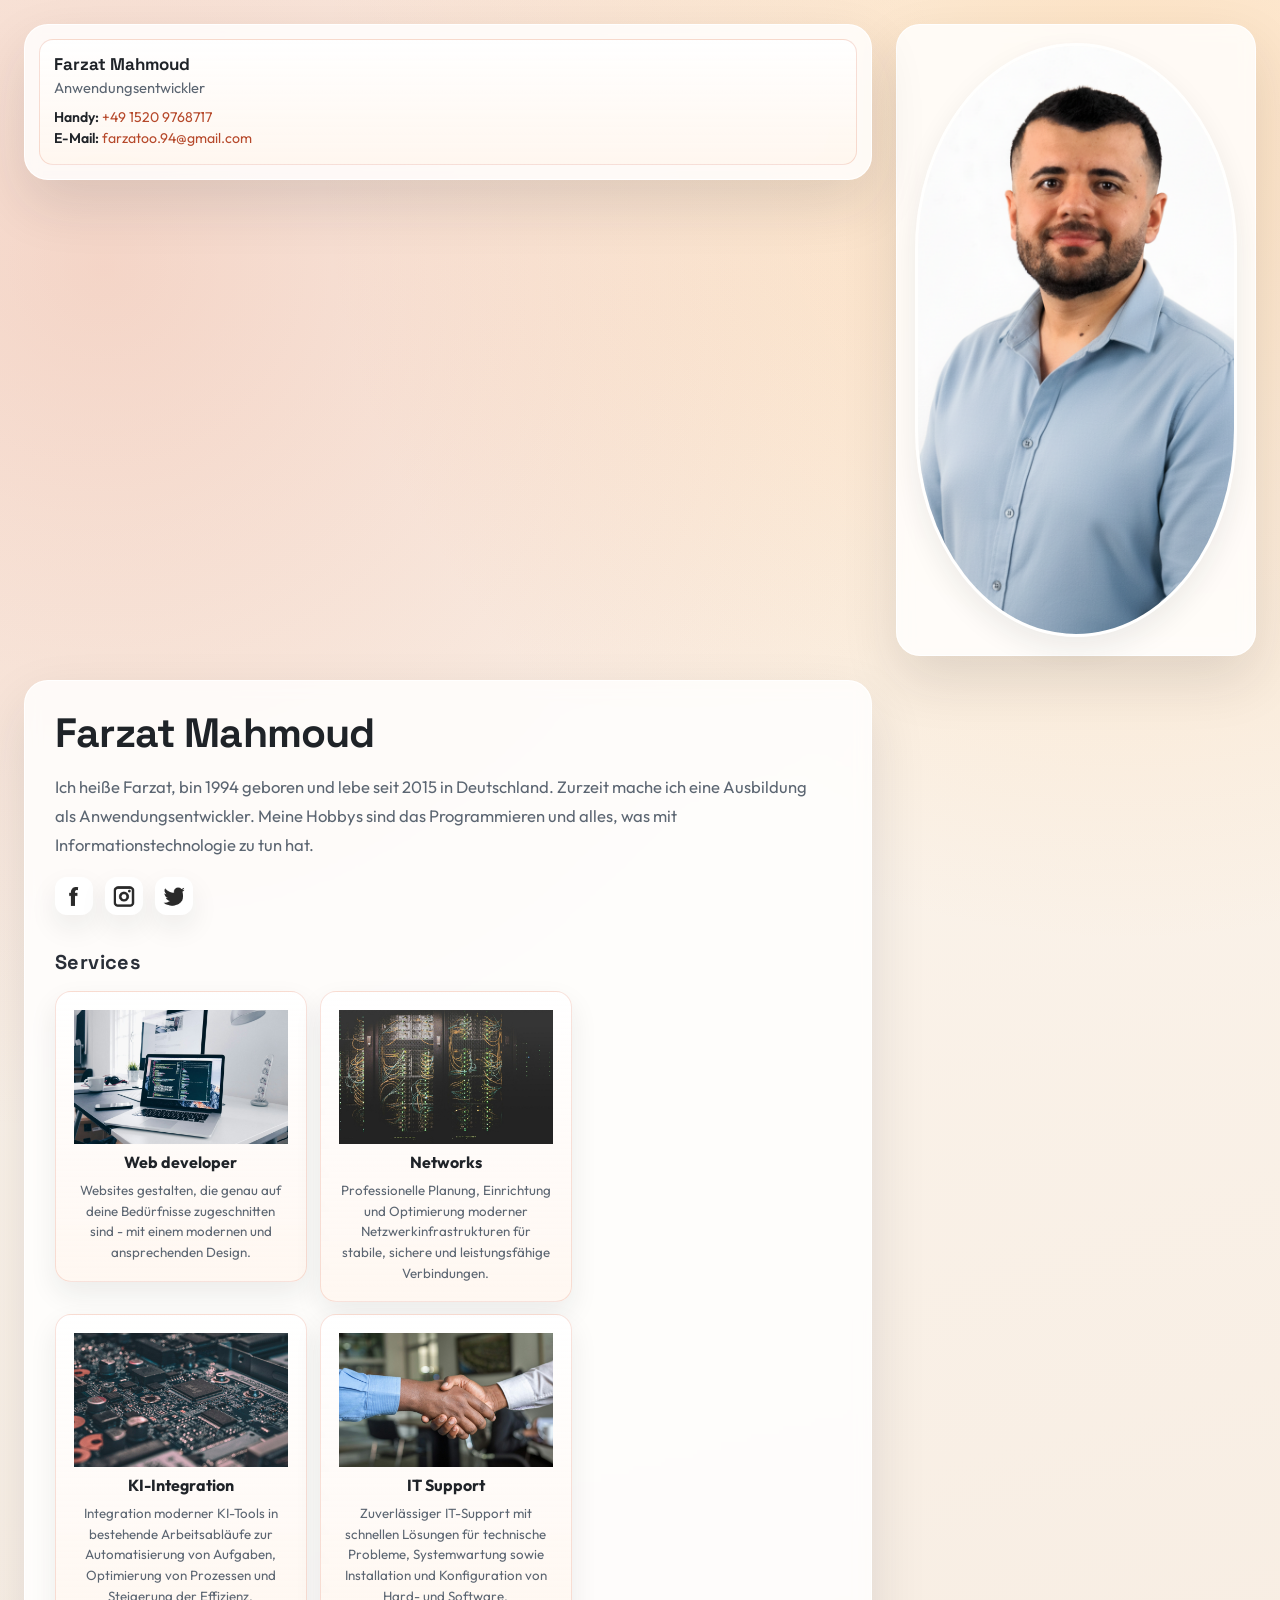
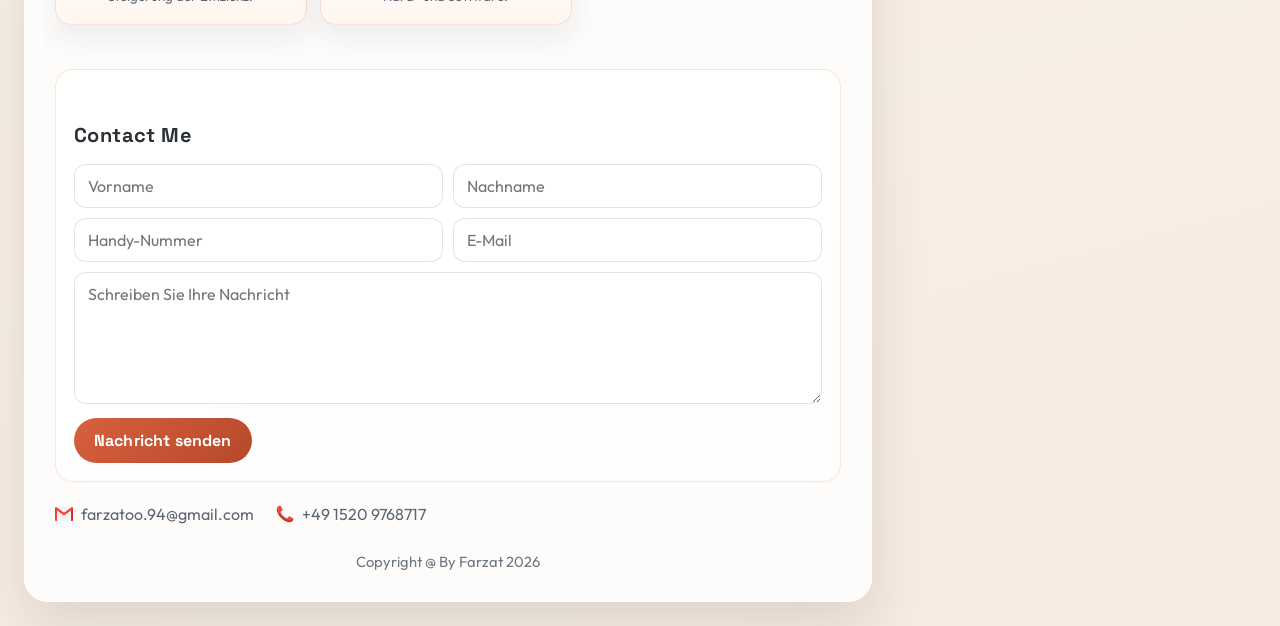
<file: index.html>
<!DOCTYPE html>
<html lang="de">
<head>
    <meta charset="UTF-8">
    <meta http-equiv="X-UA-Compatible" content="IE=edge">
    <meta name="viewport" content="width=device-width, initial-scale=1.0">
    <title>Farzat Mahmoud</title>
    <link rel="preconnect" href="https://fonts.googleapis.com">
    <link rel="preconnect" href="https://fonts.gstatic.com" crossorigin>
    <link href="https://fonts.googleapis.com/css2?family=Outfit:wght@300;400;500;700;800&family=Space+Grotesk:wght@500;700&display=swap" rel="stylesheet">
    <link rel="stylesheet" href="style.css">
</head>
<body>
    <main class="page">
        <aside class="profile">
            <img src="Image/Me.png" alt="Profilbild von Farzat Mahmoud">
        </aside>

        <aside class="profile-details" aria-label="Kurzprofil">
            <div class="profile-mini">
                <p class="profile-mini-name">Farzat Mahmoud</p>
                <p class="profile-mini-role">Anwendungsentwickler</p>
                <p class="profile-mini-contact"><span>Handy:</span> <a href="tel:+4915209768717">+49 1520 9768717</a></p>
                <p class="profile-mini-contact"><span>E-Mail:</span> <a href="mailto:farzatoo.94@gmail.com">farzatoo.94@gmail.com</a></p>
            </div>
        </aside>

        <section class="profile-info">
            <h1>Farzat Mahmoud</h1>
            <p class="about">
                Ich heiße Farzat, bin 1994 geboren und lebe seit 2015 in Deutschland. Zurzeit mache ich eine Ausbildung als Anwendungsentwickler.
                Meine Hobbys sind das Programmieren und alles, was mit Informationstechnologie zu tun hat.
            </p>

            <div class="social" aria-label="Social Media Profile">
                <img src="Image/facebook.png" alt="Facebook" title="Facebook" loading="lazy">
                <img src="Image/instagram.png" alt="Instagram" title="Instagram" loading="lazy">
                <img src="Image/twitter.png" alt="Twitter" title="Twitter" loading="lazy">
            </div>

            <h2>Services</h2>
            <div class="services">
                <img src="Image/service-webdev-pro.jpg" alt="Professionelles Foto fuer Webentwicklung" loading="lazy">
                <p><b>Web developer</b></p>
                <small>
                    Websites gestalten,
                    die genau auf deine Bedürfnisse zugeschnitten sind -
                    mit einem modernen und ansprechenden Design.
                </small>
            </div>
            <div class="services">
                <img src="Image/service-networks-pro.jpg" alt="Professionelles Foto fuer Netzwerke" loading="lazy">
                <p><b>Networks</b></p>
                <small>
                    Professionelle Planung, Einrichtung und Optimierung moderner Netzwerkinfrastrukturen für stabile, sichere und leistungsfähige Verbindungen.
                </small>
            </div>
            <div class="services">
                <img src="Image/service-ai-pro.jpg" alt="Professionelles Foto fuer KI-Integration" loading="lazy">
                <p><b>KI-Integration</b></p>
                <small>
                  Integration moderner KI-Tools in bestehende Arbeitsabläufe zur Automatisierung von Aufgaben, Optimierung von Prozessen und Steigerung der Effizienz.
                </small>
            </div>

            <div class="services">
                <img src="Image/service-support-pro.jpg" alt="Professionelles Foto fuer IT Support" loading="lazy">
                <p><b>IT Support</b></p>
                <small>
                   
                Zuverlässiger IT-Support mit schnellen Lösungen für technische Probleme, Systemwartung sowie Installation und Konfiguration von Hard- und Software.
                </small>
            </div>
            <div class="form-box">
                <h2>Contact Me</h2>
                <form action="https://api.web3forms.com/submit" method="POST">
                    <input type="hidden" name="access_key" value="1f416f6b-64e5-4e3e-9805-d5d61741489f">
                    <input type="hidden" name="subject" value="Neue Nachricht von farzat-cv">
                    <input type="checkbox" name="botcheck" style="display: none;">

                    <div class="input-group">
                        <input type="text" name="firstname" placeholder="Vorname" autocomplete="given-name" required>
                        <input type="text" name="lastname" placeholder="Nachname" autocomplete="family-name" required>
                    </div>
                    <div class="input-group">
                        <input type="tel" name="phone" placeholder="Handy-Nummer" autocomplete="tel" required>
                        <input type="email" name="email" placeholder="E-Mail" autocomplete="email" required>
                    </div>
                    <div class="text-area">
                        <textarea rows="4" name="message" placeholder="Schreiben Sie Ihre Nachricht" required></textarea>
                    </div>
                    <button type="submit" class="sub">Nachricht senden</button>
                </form>
            </div>

            <div class="cont">
                <img src="Image/mail.png" alt="E-Mail Icon" loading="lazy"><span>farzatoo.94@gmail.com</span>
                <img src="Image/phone.png" alt="Telefon Icon" loading="lazy"><span>+49 1520 9768717</span>
            </div>

            <div class="copy">
                <p>Copyright @ By Farzat 2026</p>
            </div>
        </section>
    </main>
</body>
</html>
</file>
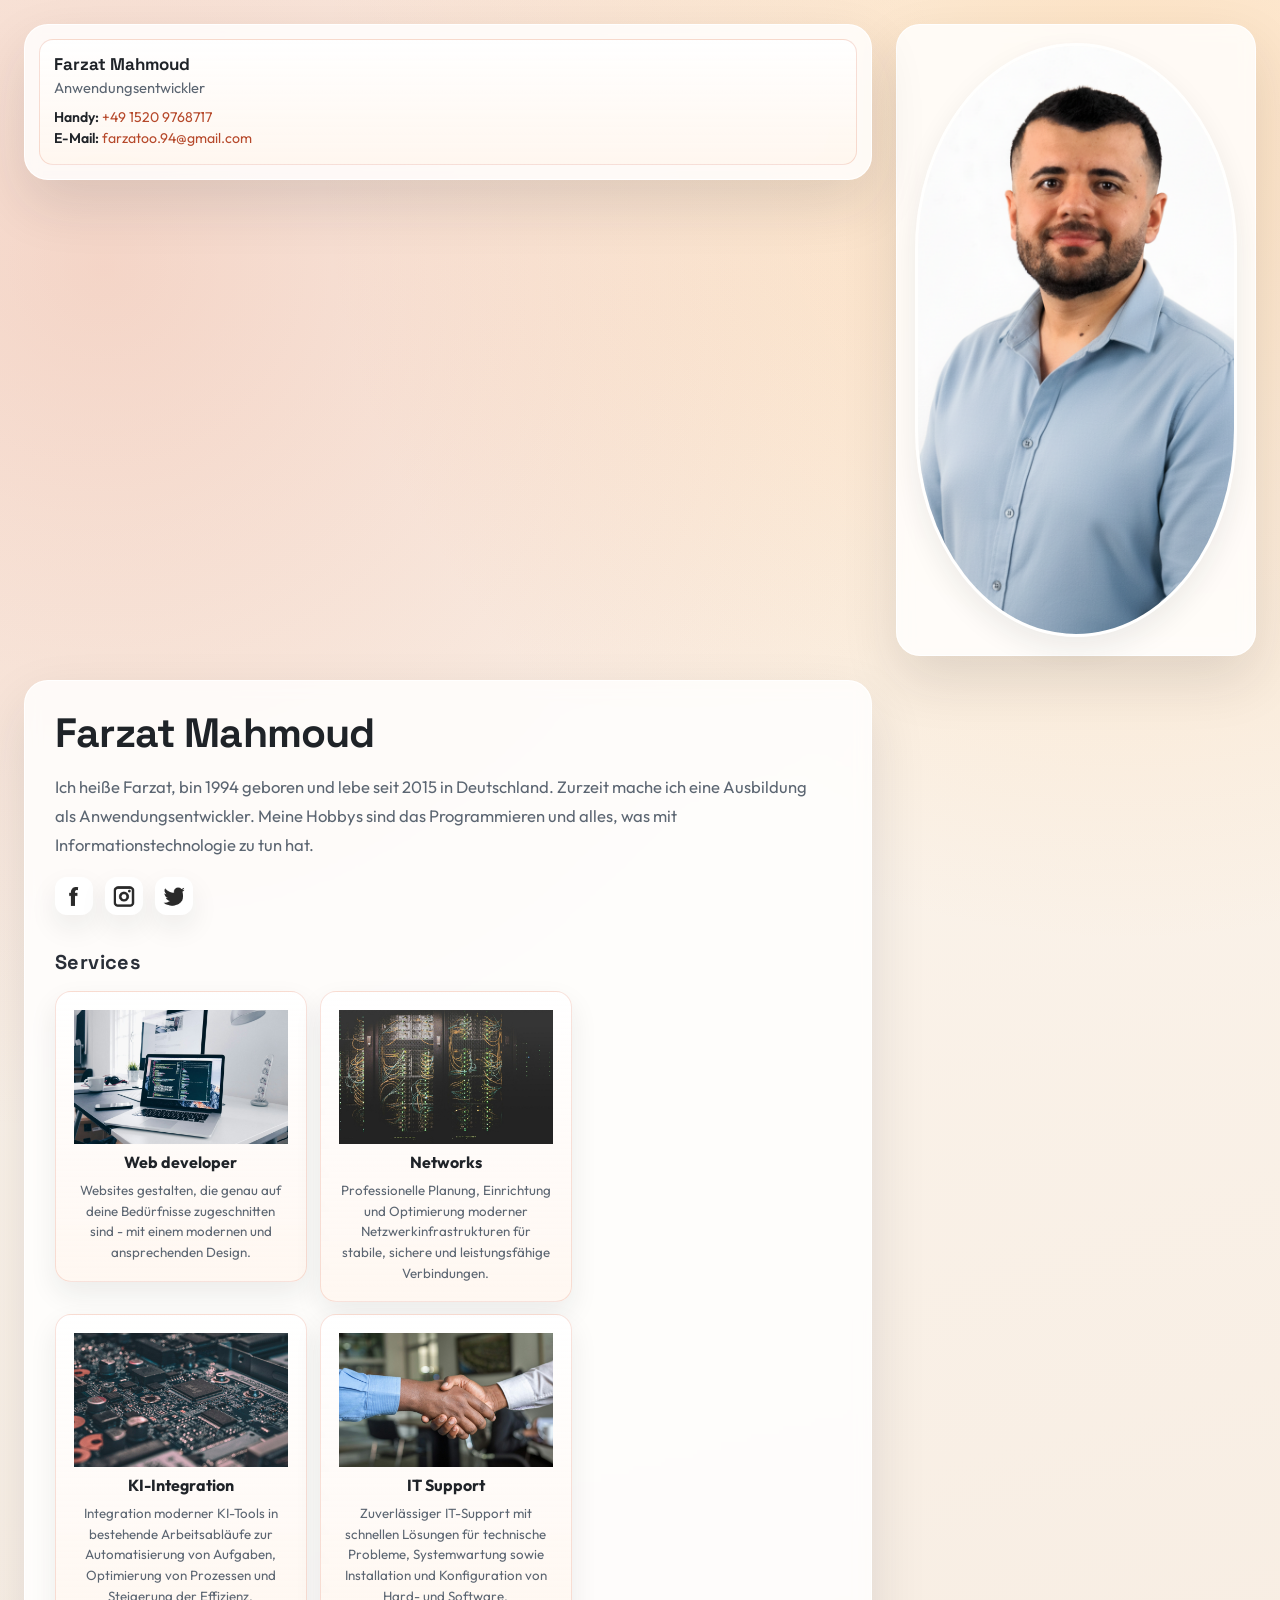
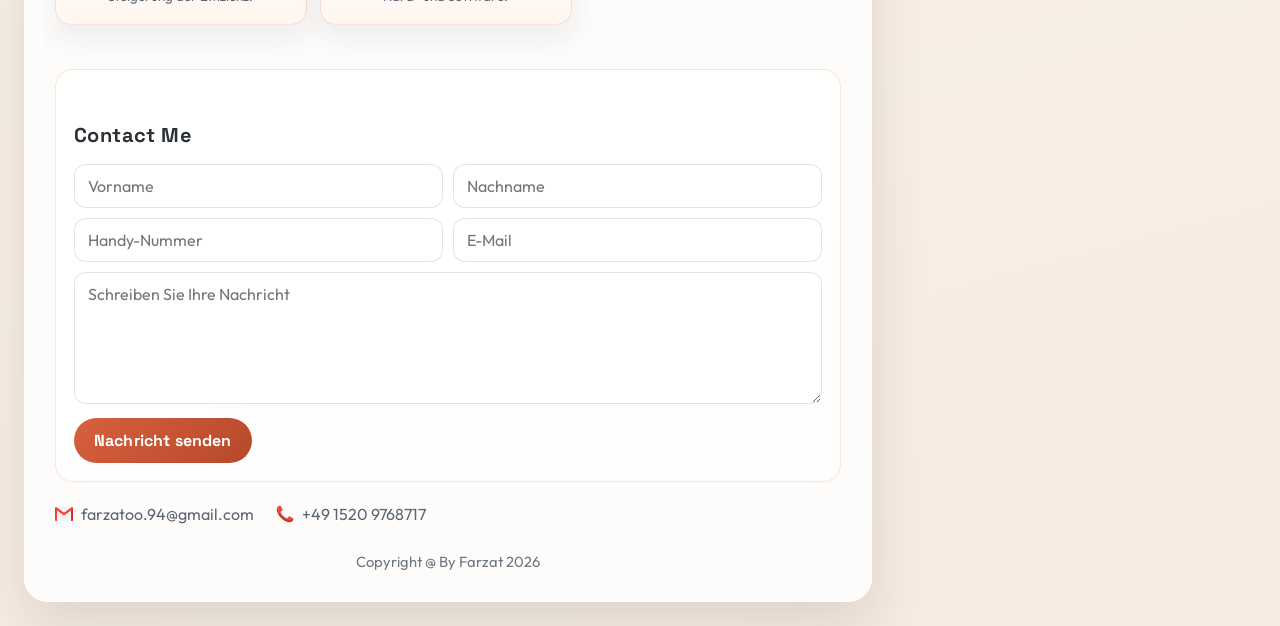
<file: Farzat.html>
<!DOCTYPE html>
<html lang="de">
<head>
    <meta charset="UTF-8">
    <meta http-equiv="X-UA-Compatible" content="IE=edge">
    <meta name="viewport" content="width=device-width, initial-scale=1.0">
    <title>Farzat Mahmoud</title>
    <link rel="preconnect" href="https://fonts.googleapis.com">
    <link rel="preconnect" href="https://fonts.gstatic.com" crossorigin>
    <link href="https://fonts.googleapis.com/css2?family=Outfit:wght@300;400;500;700;800&family=Space+Grotesk:wght@500;700&display=swap" rel="stylesheet">
    <link rel="stylesheet" href="style.css">
</head>
<body>
    <main class="page">
        <aside class="profile">
            <img src="Image/Me.png" alt="Profilbild von Farzat Mahmoud">
        </aside>

        <aside class="profile-details" aria-label="Kurzprofil">
            <div class="profile-mini">
                <p class="profile-mini-name">Farzat Mahmoud</p>
                <p class="profile-mini-role">Anwendungsentwickler</p>
                <p class="profile-mini-contact"><span>Handy:</span> <a href="tel:+4915209768717">+49 1520 9768717</a></p>
                <p class="profile-mini-contact"><span>E-Mail:</span> <a href="mailto:farzatoo.94@gmail.com">farzatoo.94@gmail.com</a></p>
            </div>
        </aside>

        <section class="profile-info">
            <h1>Farzat Mahmoud</h1>
            <p class="about">
                Ich heiße Farzat, bin 1994 geboren und lebe seit 2015 in Deutschland. Zurzeit mache ich eine Ausbildung als Anwendungsentwickler.
                Meine Hobbys sind das Programmieren und alles, was mit Informationstechnologie zu tun hat.
            </p>

            <div class="social" aria-label="Social Media Profile">
                <img src="Image/facebook.png" alt="Facebook" title="Facebook" loading="lazy">
                <img src="Image/instagram.png" alt="Instagram" title="Instagram" loading="lazy">
                <img src="Image/twitter.png" alt="Twitter" title="Twitter" loading="lazy">
            </div>

            <h2>Services</h2>
            <div class="services">
                <img src="Image/service-webdev-pro.jpg" alt="Professionelles Foto fuer Webentwicklung" loading="lazy">
                <p><b>Web developer</b></p>
                <small>
                    Websites gestalten,
                    die genau auf deine Bedürfnisse zugeschnitten sind -
                    mit einem modernen und ansprechenden Design.
                </small>
            </div>
            <div class="services">
                <img src="Image/service-networks-pro.jpg" alt="Professionelles Foto fuer Netzwerke" loading="lazy">
                <p><b>Networks</b></p>
                <small>
                    Professionelle Planung, Einrichtung und Optimierung moderner Netzwerkinfrastrukturen für stabile, sichere und leistungsfähige Verbindungen.
                </small>
            </div>
            <div class="services">
                <img src="Image/service-ai-pro.jpg" alt="Professionelles Foto fuer KI-Integration" loading="lazy">
                <p><b>KI-Integration</b></p>
                <small>
                  Integration moderner KI-Tools in bestehende Arbeitsabläufe zur Automatisierung von Aufgaben, Optimierung von Prozessen und Steigerung der Effizienz.
                </small>
            </div>

            <div class="services">
                <img src="Image/service-support-pro.jpg" alt="Professionelles Foto fuer IT Support" loading="lazy">
                <p><b>IT Support</b></p>
                <small>
                   
                Zuverlässiger IT-Support mit schnellen Lösungen für technische Probleme, Systemwartung sowie Installation und Konfiguration von Hard- und Software.
                </small>
            </div>
            <div class="form-box">
                <h2>Contact Me</h2>
                <form action="https://api.web3forms.com/submit" method="POST">
                    <input type="hidden" name="access_key" value="1f416f6b-64e5-4e3e-9805-d5d61741489f">
                    <input type="hidden" name="subject" value="Neue Nachricht von farzat-cv">
                    <input type="checkbox" name="botcheck" style="display: none;">

                    <div class="input-group">
                        <input type="text" name="firstname" placeholder="Vorname" autocomplete="given-name" required>
                        <input type="text" name="lastname" placeholder="Nachname" autocomplete="family-name" required>
                    </div>
                    <div class="input-group">
                        <input type="tel" name="phone" placeholder="Handy-Nummer" autocomplete="tel" required>
                        <input type="email" name="email" placeholder="E-Mail" autocomplete="email" required>
                    </div>
                    <div class="text-area">
                        <textarea rows="4" name="message" placeholder="Schreiben Sie Ihre Nachricht" required></textarea>
                    </div>
                    <button type="submit" class="sub">Nachricht senden</button>
                </form>
            </div>

            <div class="cont">
                <img src="Image/mail.png" alt="E-Mail Icon" loading="lazy"><span>farzatoo.94@gmail.com</span>
                <img src="Image/phone.png" alt="Telefon Icon" loading="lazy"><span>+49 1520 9768717</span>
            </div>

            <div class="copy">
                <p>Copyright @ By Farzat 2026</p>
            </div>
        </section>
    </main>
</body>
</html>
</file>
<file: style.css>
:root {
   --bg-top: #fdf7ef;
   --bg-bottom: #f6ebe0;
   --card: rgba(255, 255, 255, 0.82);
   --card-border: rgba(255, 255, 255, 0.95);
   --text-main: #1f2328;
   --text-soft: #5c6672;
   --accent: #d7603f;
   --accent-dark: #b6492b;
   --ring: rgba(215, 96, 63, 0.35);
   --shadow-lg: 0 24px 56px rgba(31, 35, 40, 0.12);
   --shadow-md: 0 12px 28px rgba(31, 35, 40, 0.08);
   --profile-sticky-top: 22px;
   --profile-image-gap: 14px;
   --profile-image-height: min(72svh, 760px);
   --layout-max-width: 1460px;
   --layout-padding: clamp(12px, 2.2vw, 24px);
   --sidebar-width: min(420px, 30vw);
}

html {
   -webkit-text-size-adjust: 100%;
   text-size-adjust: 100%;
}

* {
   margin: 0;
   padding: 0;
   box-sizing: border-box;
}

img {
   max-width: 100%;
   display: block;
}

input,
textarea,
button {
   font: inherit;
   -webkit-appearance: none;
   appearance: none;
}

body {
   min-height: 100vh;
   min-height: 100dvh;
   overflow-x: hidden;
   font-family: "Outfit", "Segoe UI", sans-serif;
   color: var(--text-main);
   background: radial-gradient(circle at 8% 12%, rgba(215, 96, 63, 0.22), transparent 38%),
      radial-gradient(circle at 88% 6%, rgba(255, 178, 92, 0.3), transparent 34%),
      linear-gradient(165deg, var(--bg-top), var(--bg-bottom));
}

.page {
   width: 100%;
   max-width: var(--layout-max-width);
   margin: 0 auto;
   padding: var(--layout-padding);
   display: flex;
   align-items: flex-start;
   justify-content: space-between;
   gap: clamp(14px, 2vw, 24px);
   animation: page-enter 0.7s ease;
}

@supports (display: grid) {
   .page {
      display: grid;
      grid-template-columns: minmax(0, 1fr) minmax(260px, var(--sidebar-width));
   }
}

.profile,
.profile-info,
.profile-details {
   background: var(--card);
   -webkit-backdrop-filter: blur(8px);
   backdrop-filter: blur(8px);
   border: 1px solid var(--card-border);
   border-radius: 24px;
   box-shadow: var(--shadow-lg);
}

@supports not ((-webkit-backdrop-filter: blur(8px)) or (backdrop-filter: blur(8px))) {
   .profile,
   .profile-info,
   .profile-details {
      background: rgba(255, 255, 255, 0.96);
   }
}

.profile {
   width: var(--sidebar-width);
   flex: 0 0 var(--sidebar-width);
   order: 2;
   position: sticky;
   top: var(--profile-sticky-top);
   padding: 18px;
   align-self: start;
   grid-column: 2;
   grid-row: 1;
}

.profile img {
   width: 100%;
   height: var(--profile-image-height);
   object-fit: cover;
   border-radius: 50% / 35%;
   border: 3px solid rgba(255, 255, 255, 0.9);
   box-shadow: var(--shadow-md);
}

.profile-mini {
   margin-top: 0;
   padding: 14px;
   border-radius: 14px;
   border: 1px solid rgba(215, 96, 63, 0.2);
   background: linear-gradient(180deg, rgba(255, 255, 255, 0.96), rgba(255, 246, 238, 0.9));
}

.profile-details {
   width: var(--sidebar-width);
   order: 3;
   position: fixed;
   right: max(var(--layout-padding), calc((100vw - var(--layout-max-width)) / 2 + var(--layout-padding)));
   top: calc(var(--profile-sticky-top) + var(--profile-image-height) + 50px);
   padding: 14px;
   z-index: 4;
}

.profile-mini-name {
   font-family: "Space Grotesk", "Trebuchet MS", sans-serif;
   font-size: 1.06rem;
   font-weight: 700;
   line-height: 1.2;
}

.profile-mini-role {
   margin-top: 4px;
   margin-bottom: 10px;
   font-size: 0.92rem;
   color: var(--text-soft);
}

.profile-mini-contact {
   font-size: 0.88rem;
   line-height: 1.5;
   color: var(--text-main);
}

.profile-mini-contact span {
   font-weight: 600;
}

.profile-mini-contact a {
   color: var(--accent-dark);
   text-decoration: none;
   overflow-wrap: anywhere;
}

.profile-mini-contact a:hover {
   text-decoration: underline;
}

.profile-info {
   width: calc(100% - var(--sidebar-width) - clamp(14px, 2vw, 24px));
   flex: 1 1 auto;
   order: 1;
   padding: 30px;
   grid-column: 1;
   grid-row: 1 / span 2;
}

@supports (display: grid) {
   .profile {
      width: auto;
      flex: none;
      order: initial;
   }

   .profile-info {
      width: auto;
      order: initial;
   }

   .profile-details {
      width: var(--sidebar-width);
      flex: none;
      order: initial;
   }
}

@media only screen and (max-width: 1280px) {
   .profile-details {
      width: 100%;
      position: static;
      right: auto;
      top: auto;
      z-index: auto;
   }

   .profile-info {
      width: 100%;
      grid-row: auto;
   }
}

.profile-info h1 {
   font-family: "Space Grotesk", "Trebuchet MS", sans-serif;
   font-size: clamp(1.9rem, 3.2vw, 3.2rem);
   line-height: 1.1;
   margin-bottom: 16px;
   letter-spacing: -0.02em;
}

.about {
   max-width: 70ch;
   font-size: 1.04rem;
   line-height: 1.75;
   color: var(--text-soft);
   overflow-wrap: anywhere;
}

.social {
   margin-top: 18px;
   display: flex;
   gap: 12px;
}

.social img {
   width: 38px;
   height: 38px;
   padding: 8px;
   background: #fff;
   border-radius: 12px;
   box-shadow: var(--shadow-md);
   transition: transform 0.25s ease, box-shadow 0.25s ease;
}

.social img:hover {
   transform: translateY(-4px) scale(1.03);
   box-shadow: 0 18px 24px rgba(31, 35, 40, 0.16);
}

.profile-info h2 {
   font-family: "Space Grotesk", "Trebuchet MS", sans-serif;
   margin-top: 34px;
   margin-bottom: 16px;
   font-size: 1.25rem;
   letter-spacing: 0.02em;
   color: #2a2f38;
}

.services {
   display: inline-block;
   vertical-align: top;
   width: calc(33.33% - 10px);
   margin-right: 10px;
   margin-bottom: 12px;
   padding: 18px 18px;
   border-radius: 16px;
   border: 1px solid rgba(215, 96, 63, 0.18);
   background: linear-gradient(180deg, rgba(255, 255, 255, 0.96), rgba(255, 245, 238, 0.75));
   box-shadow: var(--shadow-md);
   text-align: center;
   transform: translateY(12px);
   opacity: 0;
   animation: rise-in 0.6s ease forwards;
}

.services:nth-of-type(2) {
   animation-delay: 0.08s;
}

.services:nth-of-type(3) {
   animation-delay: 0.16s;
}

.services img {
   width: 100%;
   height: auto;
   margin-bottom: 8px;
}

.services p {
   margin-bottom: 8px;
}

.services small {
   display: block;
   color: var(--text-soft);
   line-height: 1.55;
}

.projects {
   display: grid;
   grid-template-columns: repeat(3, minmax(0, 1fr));
   gap: 10px;
}

.projects img {
   width: 100%;
   border-radius: 14px;
   border: 1px solid rgba(31, 35, 40, 0.09);
   box-shadow: var(--shadow-md);
   transition: transform 0.25s ease, box-shadow 0.25s ease;
}

.projects img:hover {
   transform: scale(1.03);
   box-shadow: 0 18px 30px rgba(31, 35, 40, 0.18);
}

.form-box {
   margin-top: 32px;
   padding: 18px;
   border-radius: 18px;
   background: rgba(255, 255, 255, 0.72);
   border: 1px solid rgba(215, 96, 63, 0.16);
}

.input-group {
   display: grid;
   grid-template-columns: 1fr 1fr;
   gap: 10px;
   margin-bottom: 10px;
}

.input-group input,
.text-area textarea {
   width: 100%;
   border: 1px solid rgba(31, 35, 40, 0.12);
   border-radius: 12px;
   padding: 11px 13px;
   background-color: #ffffff;
   color: var(--text-main);
   font-family: "Outfit", "Segoe UI", sans-serif;
   transition: border-color 0.2s ease, box-shadow 0.2s ease;
}

.input-group input:focus,
.text-area textarea:focus {
   border-color: var(--accent);
   box-shadow: 0 0 0 4px var(--ring);
   outline: none;
}

.text-area textarea {
   min-height: 132px;
   resize: vertical;
}

.sub {
   border: 0;
   border-radius: 999px;
   padding: 12px 20px;
   background: linear-gradient(135deg, var(--accent), var(--accent-dark));
   margin-top: 10px;
   font-weight: 700;
   color: #fff;
   font-family: "Space Grotesk", "Trebuchet MS", sans-serif;
   letter-spacing: 0.01em;
   cursor: pointer;
   transition: transform 0.2s ease, box-shadow 0.2s ease;
}

.sub:focus-visible,
.input-group input:focus-visible,
.text-area textarea:focus-visible {
   outline: 2px solid var(--accent-dark);
   outline-offset: 2px;
}

.sub:hover {
   transform: translateY(-1px);
   box-shadow: 0 12px 20px rgba(182, 73, 43, 0.25);
}

.cont {
   margin-top: 22px;
   display: flex;
   align-items: center;
   flex-wrap: wrap;
   gap: 8px;
   color: var(--text-soft);
}

.cont img {
   width: 18px;
   height: 18px;
}

.cont span {
   margin-right: 14px;
}

.copy {
   text-align: center;
   margin-top: 28px;
   color: #6f7782;
   font-size: 0.92rem;
}

@media only screen and (max-width: 980px) {
   .page {
      flex-direction: column;
      padding: 14px;
   }

   @supports (display: grid) {
      .page {
         display: grid;
         grid-template-columns: 1fr;
      }
   }

   .profile {
      position: static;
      width: 100%;
      flex: 1 1 auto;
      order: 1;
      grid-column: auto;
      grid-row: auto;
   }

   .profile img {
      height: min(54svh, 520px);
   }

   .profile-mini {
      margin-top: 12px;
   }

   .profile-details {
      width: 100%;
      order: 2;
      position: static;
      margin-top: 0;
      padding: 12px;
      z-index: auto;
   }

   .profile-info {
      padding: 22px;
      width: 100%;
      order: 3;
      grid-column: auto;
      grid-row: auto;
   }

   .services {
      width: calc(50% - 10px);
   }

   .projects {
      grid-template-columns: repeat(2, minmax(0, 1fr));
   }
}

@media only screen and (max-width: 640px) {
   .page {
      gap: 12px;
      padding: 10px;
   }

   .profile-info {
      padding: 18px;
   }

    .profile,
    .profile-details,
    .profile-info {
      border-radius: 16px;
   }

   .services {
      width: 100%;
      margin-right: 0;
   }

   .projects {
      grid-template-columns: 1fr;
   }

   .input-group {
      grid-template-columns: 1fr;
   }

   .cont {
      gap: 6px;
   }

   .cont span {
      font-size: 0.92rem;
      margin-right: 10px;
   }
}

@media only screen and (max-width: 420px) {
   .profile img {
      height: min(46svh, 420px);
   }

   .profile-mini {
      padding: 10px;
   }

   .profile-mini-name {
      font-size: 0.98rem;
   }

   .profile-mini-contact {
      font-size: 0.82rem;
   }

   .profile-info h1 {
      font-size: clamp(1.55rem, 8vw, 1.9rem);
   }

   .form-box {
      padding: 12px;
   }
}

@media only screen and (max-width: 932px) and (orientation: landscape) {
   .page {
      grid-template-columns: 1fr;
   }

   .profile,
   .profile-details,
   .profile-info {
      width: 100%;
      position: static;
   }

   .profile img {
      height: min(70svh, 420px);
   }
}

@media only screen and (min-width: 744px) and (max-width: 834px) {
   .services {
      width: calc(50% - 10px);
   }

   .profile-info {
      padding: 24px;
   }
}

@media only screen and (min-width: 1024px) and (max-width: 1366px) {
   :root {
      --sidebar-width: min(360px, 30vw);
      --profile-image-height: min(66svh, 660px);
   }
}

@media only screen and (min-width: 1536px) {
   :root {
      --layout-max-width: 1680px;
      --sidebar-width: min(460px, 28vw);
   }

   .profile-info {
      padding: 34px;
   }
}

@media (prefers-reduced-motion: reduce) {
   *,
   *::before,
   *::after {
      animation: none !important;
      transition: none !important;
   }
}

@keyframes page-enter {
   from {
      opacity: 0;
      transform: translateY(10px);
   }
   to {
      opacity: 1;
      transform: translateY(0);
   }
}

@keyframes rise-in {
   to {
      opacity: 1;
      transform: translateY(0);
   }
}
</file>
